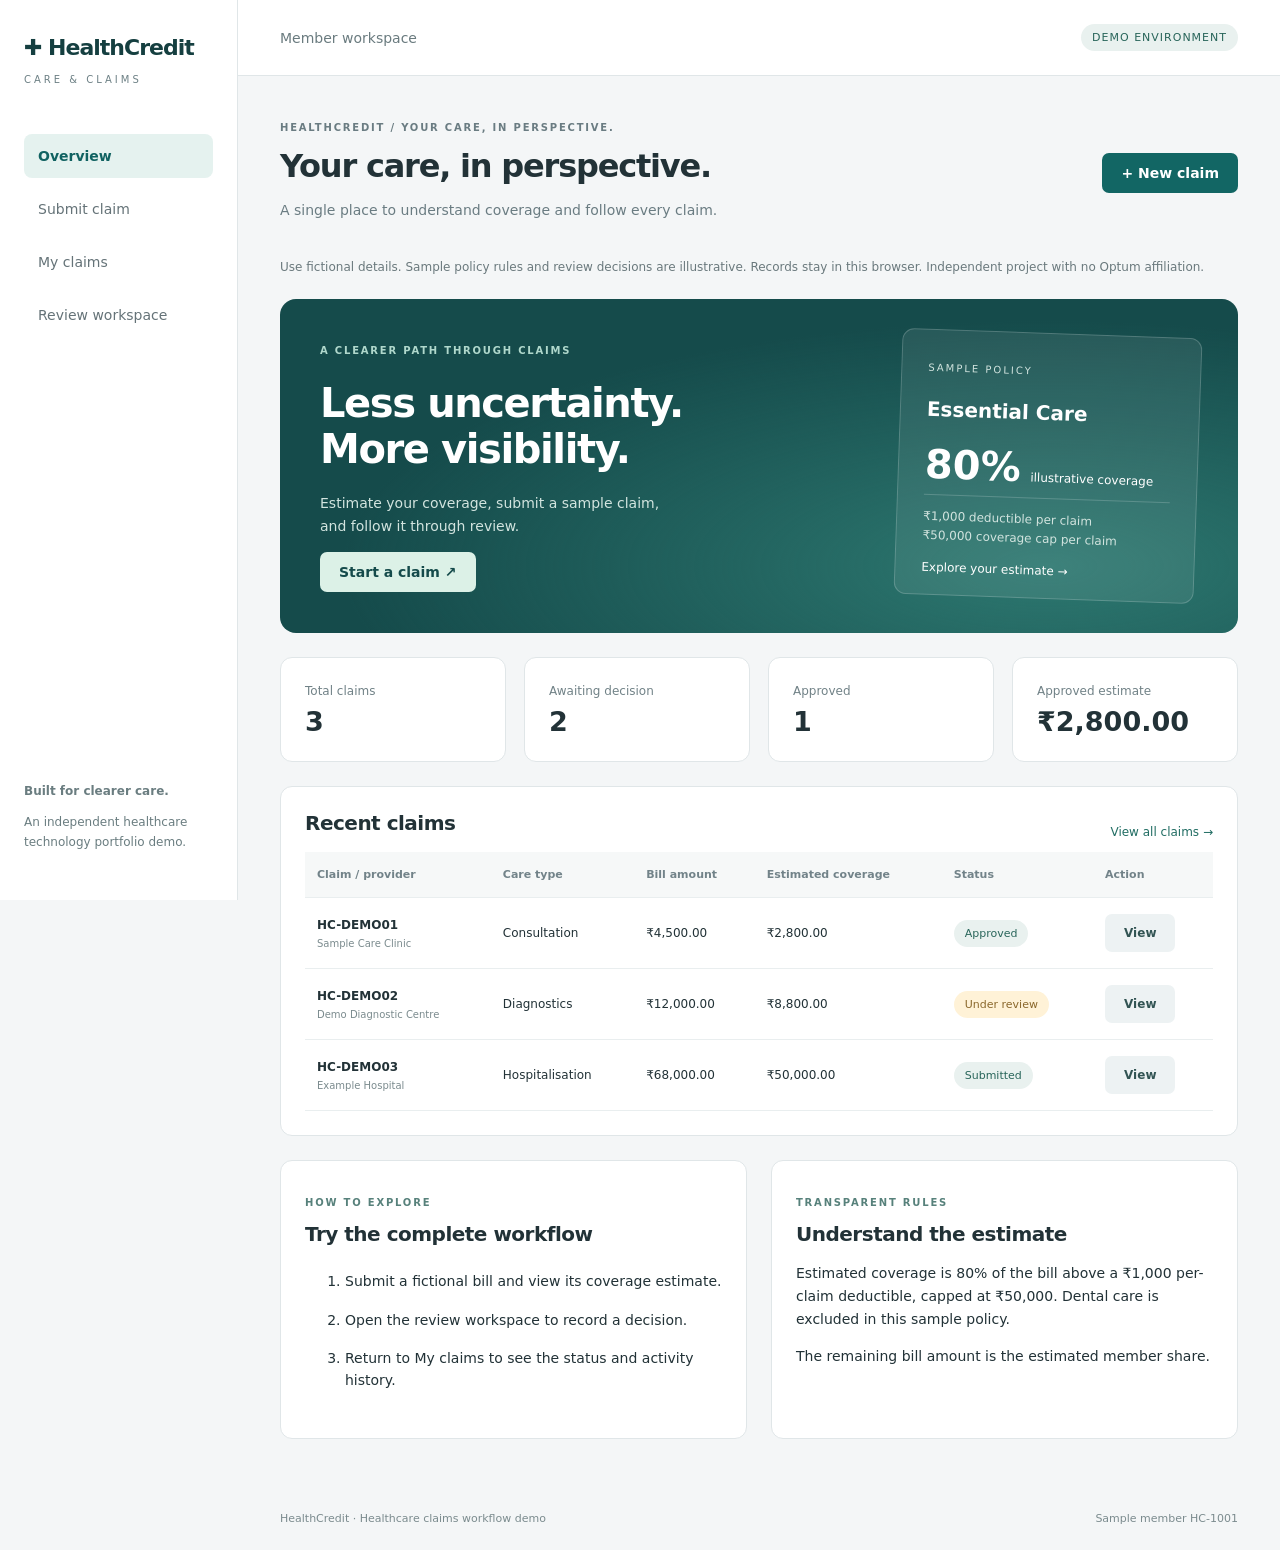
<file: index.html>
<!doctype html><html lang="en"><head><meta charset="utf-8"><meta name="viewport" content="width=device-width,initial-scale=1"><title>Your care, in perspective. | HealthCredit</title><link rel="stylesheet" href="./style.css"><script src="./app.js" defer></script></head><body><aside class="sidebar"><a class="brand" href="./index.html">✚ HealthCredit</a><p class="brand-sub">CARE & CLAIMS</p><nav><a href="./index.html" aria-current="page">Overview</a><a href="./application.html" >Submit claim</a><a href="./claims.html" >My claims</a><a href="./admin.html" >Review workspace</a></nav><div class="sidebar-note"><strong>Built for clearer care.</strong><p>An independent healthcare technology portfolio demo.</p></div></aside><div class="workspace"><header><span>Member workspace</span><span class="pill">DEMO ENVIRONMENT</span></header><main><div class="heading"><div><p class="eyebrow">HEALTHCREDIT / YOUR CARE, IN PERSPECTIVE.</p><h1>Your care, in perspective.</h1><p>A single place to understand coverage and follow every claim.</p></div><a class="button" href="./application.html">+ New claim</a></div><p class="notice">Use fictional details. Sample policy rules and review decisions are illustrative. Records stay in this browser. Independent project with no Optum affiliation.</p><section class="banner"><div><p class="eyebrow">A CLEARER PATH THROUGH CLAIMS</p><h2>Less uncertainty.<br>More visibility.</h2><p>Estimate your coverage, submit a sample claim,<br>and follow it through review.</p><a class="button light" href="./application.html">Start a claim ↗</a></div><div class="policy-card"><p>SAMPLE POLICY</p><h3>Essential Care</h3><div><strong>80%</strong><span>illustrative coverage</span></div><hr><p>₹1,000 deductible per claim<br>₹50,000 coverage cap per claim</p><a href="./application.html">Explore your estimate →</a></div></section><section class="metrics" id="metrics"></section><section class="panel"><div class="section-head"><h2>Recent claims</h2><a href="./claims.html">View all claims →</a></div><div class="table-wrap"><table><thead><tr><th>Claim / provider</th><th>Care type</th><th>Bill amount</th><th>Estimated coverage</th><th>Status</th><th>Action</th></tr></thead><tbody id="rows"></tbody></table></div><p id="empty" hidden>No claims match your search.</p><dialog id="detail"><button id="close" class="secondary">Close</button><div id="detail-content"></div></dialog></section><section class="two"><article class="panel"><p class="eyebrow">HOW TO EXPLORE</p><h2>Try the complete workflow</h2><ol><li>Submit a fictional bill and view its coverage estimate.</li><li>Open the review workspace to record a decision.</li><li>Return to My claims to see the status and activity history.</li></ol></article><article class="panel"><p class="eyebrow">TRANSPARENT RULES</p><h2>Understand the estimate</h2><p>Estimated coverage is 80% of the bill above a ₹1,000 per-claim deductible, capped at ₹50,000. Dental care is excluded in this sample policy.</p><p>The remaining bill amount is the estimated member share.</p></article></section><p id="feedback" role="status"></p></main><footer>HealthCredit · Healthcare claims workflow demo <span>Sample member HC-1001</span></footer></div></body></html>
</file>
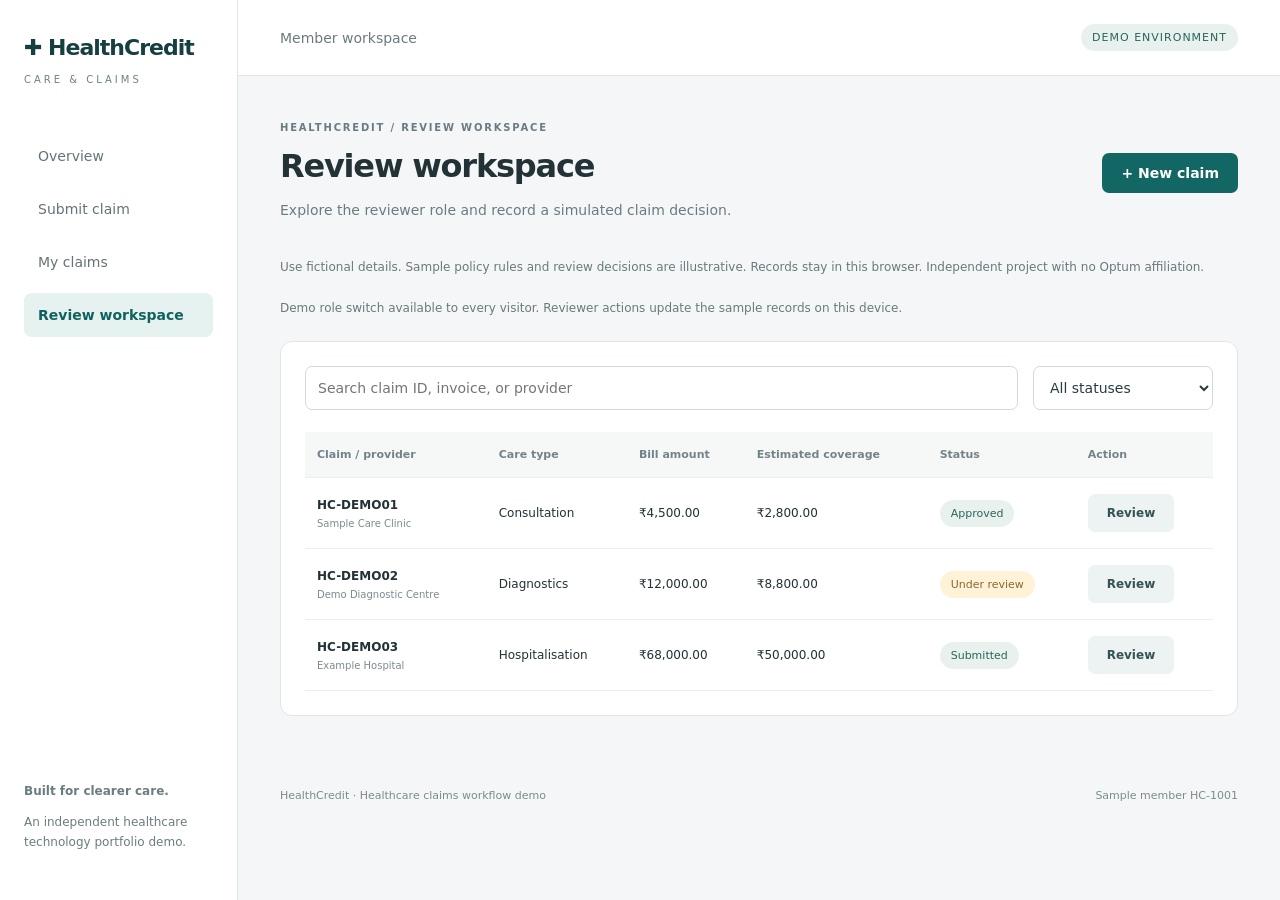
<file: admin.html>
<!doctype html><html lang="en"><head><meta charset="utf-8"><meta name="viewport" content="width=device-width,initial-scale=1"><title>Review workspace | HealthCredit</title><link rel="stylesheet" href="./style.css"><script src="./app.js" defer></script></head><body><aside class="sidebar"><a class="brand" href="./index.html">✚ HealthCredit</a><p class="brand-sub">CARE & CLAIMS</p><nav><a href="./index.html" >Overview</a><a href="./application.html" >Submit claim</a><a href="./claims.html" >My claims</a><a href="./admin.html" aria-current="page">Review workspace</a></nav><div class="sidebar-note"><strong>Built for clearer care.</strong><p>An independent healthcare technology portfolio demo.</p></div></aside><div class="workspace"><header><span>Member workspace</span><span class="pill">DEMO ENVIRONMENT</span></header><main><div class="heading"><div><p class="eyebrow">HEALTHCREDIT / REVIEW WORKSPACE</p><h1>Review workspace</h1><p>Explore the reviewer role and record a simulated claim decision.</p></div><a class="button" href="./application.html">+ New claim</a></div><p class="notice">Use fictional details. Sample policy rules and review decisions are illustrative. Records stay in this browser. Independent project with no Optum affiliation.</p><p class="notice">Demo role switch available to every visitor. Reviewer actions update the sample records on this device.</p><section class="panel"><div class="filters"><input id="search" aria-label="Search claims" placeholder="Search claim ID, invoice, or provider"><select id="filter" aria-label="Filter status"><option value="">All statuses</option><option>Submitted</option><option>Under review</option><option>Approved</option><option>Rejected</option></select></div><div class="table-wrap"><table><thead><tr><th>Claim / provider</th><th>Care type</th><th>Bill amount</th><th>Estimated coverage</th><th>Status</th><th>Action</th></tr></thead><tbody id="rows"></tbody></table></div><p id="empty" hidden>No claims match your search.</p><dialog id="detail"><button id="close" class="secondary">Close</button><div id="detail-content"></div></dialog></section><p id="feedback" role="status"></p></main><footer>HealthCredit · Healthcare claims workflow demo <span>Sample member HC-1001</span></footer></div></body></html>
</file>
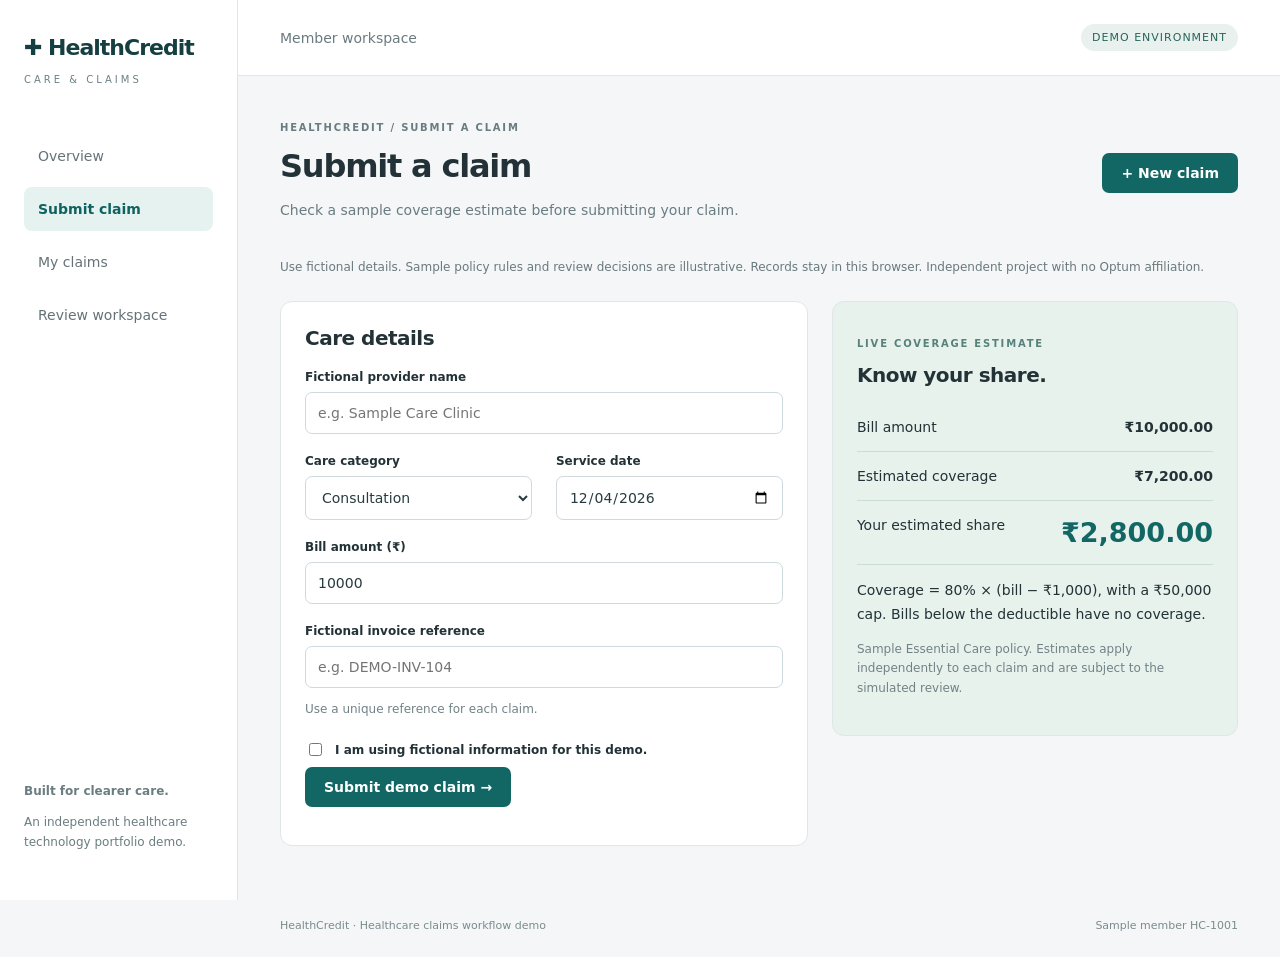
<file: application.html>
<!doctype html><html lang="en"><head><meta charset="utf-8"><meta name="viewport" content="width=device-width,initial-scale=1"><title>Submit a claim | HealthCredit</title><link rel="stylesheet" href="./style.css"><script src="./app.js" defer></script></head><body><aside class="sidebar"><a class="brand" href="./index.html">✚ HealthCredit</a><p class="brand-sub">CARE & CLAIMS</p><nav><a href="./index.html" >Overview</a><a href="./application.html" aria-current="page">Submit claim</a><a href="./claims.html" >My claims</a><a href="./admin.html" >Review workspace</a></nav><div class="sidebar-note"><strong>Built for clearer care.</strong><p>An independent healthcare technology portfolio demo.</p></div></aside><div class="workspace"><header><span>Member workspace</span><span class="pill">DEMO ENVIRONMENT</span></header><main><div class="heading"><div><p class="eyebrow">HEALTHCREDIT / SUBMIT A CLAIM</p><h1>Submit a claim</h1><p>Check a sample coverage estimate before submitting your claim.</p></div><a class="button" href="./application.html">+ New claim</a></div><p class="notice">Use fictional details. Sample policy rules and review decisions are illustrative. Records stay in this browser. Independent project with no Optum affiliation.</p><section class="two form-layout"><form class="panel" id="claim-form"><h2>Care details</h2><label for="provider">Fictional provider name</label><input id="provider" required maxlength="80" placeholder="e.g. Sample Care Clinic"><div class="two"><div><label for="care">Care category</label><select id="care"><option>Consultation</option><option>Diagnostics</option><option>Hospitalisation</option><option>Dental care</option></select></div><div><label for="date">Service date</label><input id="date" type="date" required></div></div><label for="bill">Bill amount (₹)</label><input id="bill" type="number" min="1" max="1000000" step="0.01" value="10000" required><label for="reference">Fictional invoice reference</label><input id="reference" required maxlength="50" placeholder="e.g. DEMO-INV-104"><p class="muted">Use a unique reference for each claim.</p><label class="check"><input type="checkbox" required> I am using fictional information for this demo.</label><button class="button" type="submit">Submit demo claim →</button><p id="form-message" role="status"></p></form><aside class="panel estimate"><p class="eyebrow">LIVE COVERAGE ESTIMATE</p><h2>Know your share.</h2><div id="estimate" aria-live="polite"></div><p class="muted">Sample Essential Care policy. Estimates apply independently to each claim and are subject to the simulated review.</p></aside></section><p id="feedback" role="status"></p></main><footer>HealthCredit · Healthcare claims workflow demo <span>Sample member HC-1001</span></footer></div></body></html>
</file>
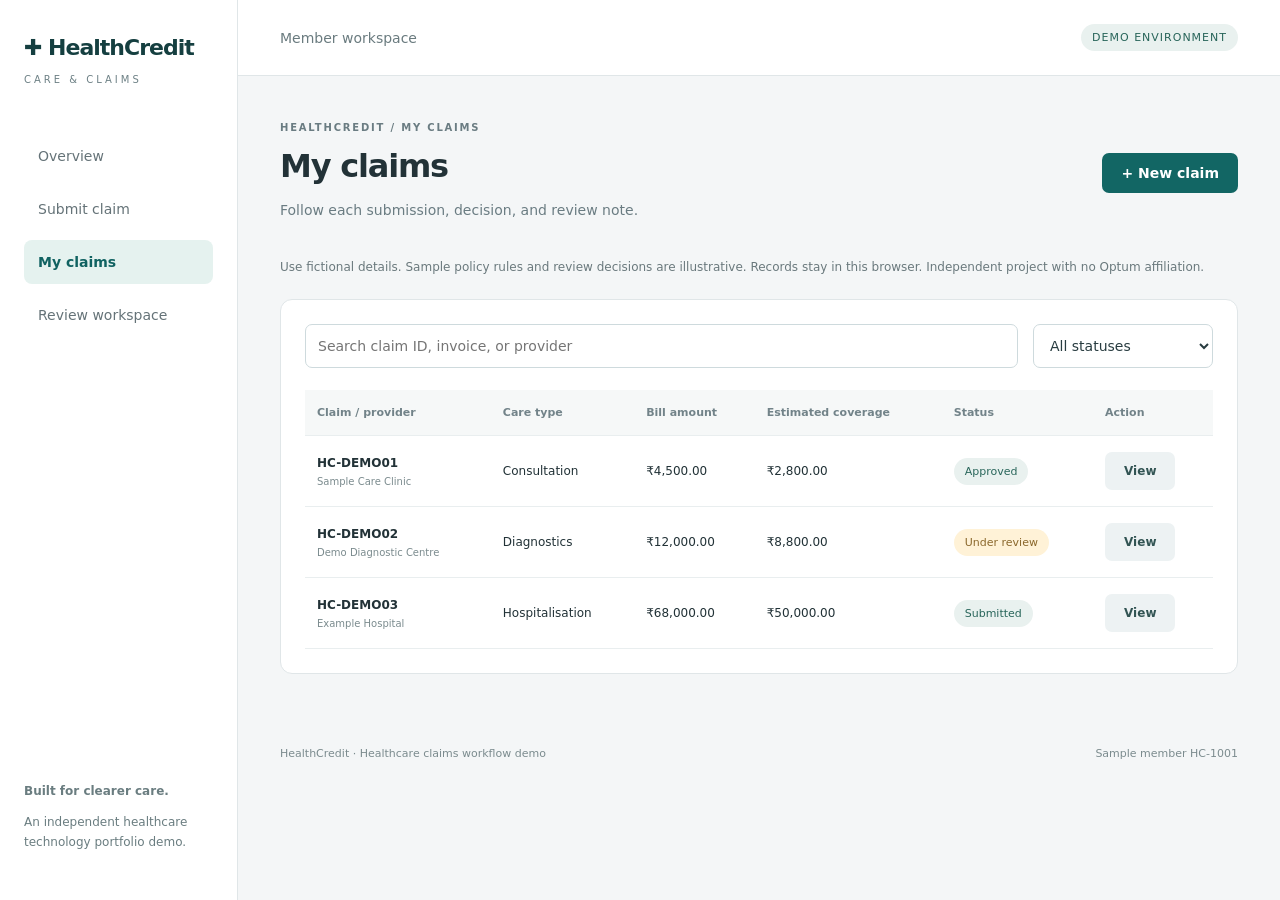
<file: claims.html>
<!doctype html><html lang="en"><head><meta charset="utf-8"><meta name="viewport" content="width=device-width,initial-scale=1"><title>My claims | HealthCredit</title><link rel="stylesheet" href="./style.css"><script src="./app.js" defer></script></head><body><aside class="sidebar"><a class="brand" href="./index.html">✚ HealthCredit</a><p class="brand-sub">CARE & CLAIMS</p><nav><a href="./index.html" >Overview</a><a href="./application.html" >Submit claim</a><a href="./claims.html" aria-current="page">My claims</a><a href="./admin.html" >Review workspace</a></nav><div class="sidebar-note"><strong>Built for clearer care.</strong><p>An independent healthcare technology portfolio demo.</p></div></aside><div class="workspace"><header><span>Member workspace</span><span class="pill">DEMO ENVIRONMENT</span></header><main><div class="heading"><div><p class="eyebrow">HEALTHCREDIT / MY CLAIMS</p><h1>My claims</h1><p>Follow each submission, decision, and review note.</p></div><a class="button" href="./application.html">+ New claim</a></div><p class="notice">Use fictional details. Sample policy rules and review decisions are illustrative. Records stay in this browser. Independent project with no Optum affiliation.</p><section class="panel"><div class="filters"><input id="search" aria-label="Search claims" placeholder="Search claim ID, invoice, or provider"><select id="filter" aria-label="Filter status"><option value="">All statuses</option><option>Submitted</option><option>Under review</option><option>Approved</option><option>Rejected</option></select></div><div class="table-wrap"><table><thead><tr><th>Claim / provider</th><th>Care type</th><th>Bill amount</th><th>Estimated coverage</th><th>Status</th><th>Action</th></tr></thead><tbody id="rows"></tbody></table></div><p id="empty" hidden>No claims match your search.</p><dialog id="detail"><button id="close" class="secondary">Close</button><div id="detail-content"></div></dialog></section><p id="feedback" role="status"></p></main><footer>HealthCredit · Healthcare claims workflow demo <span>Sample member HC-1001</span></footer></div></body></html>
</file>
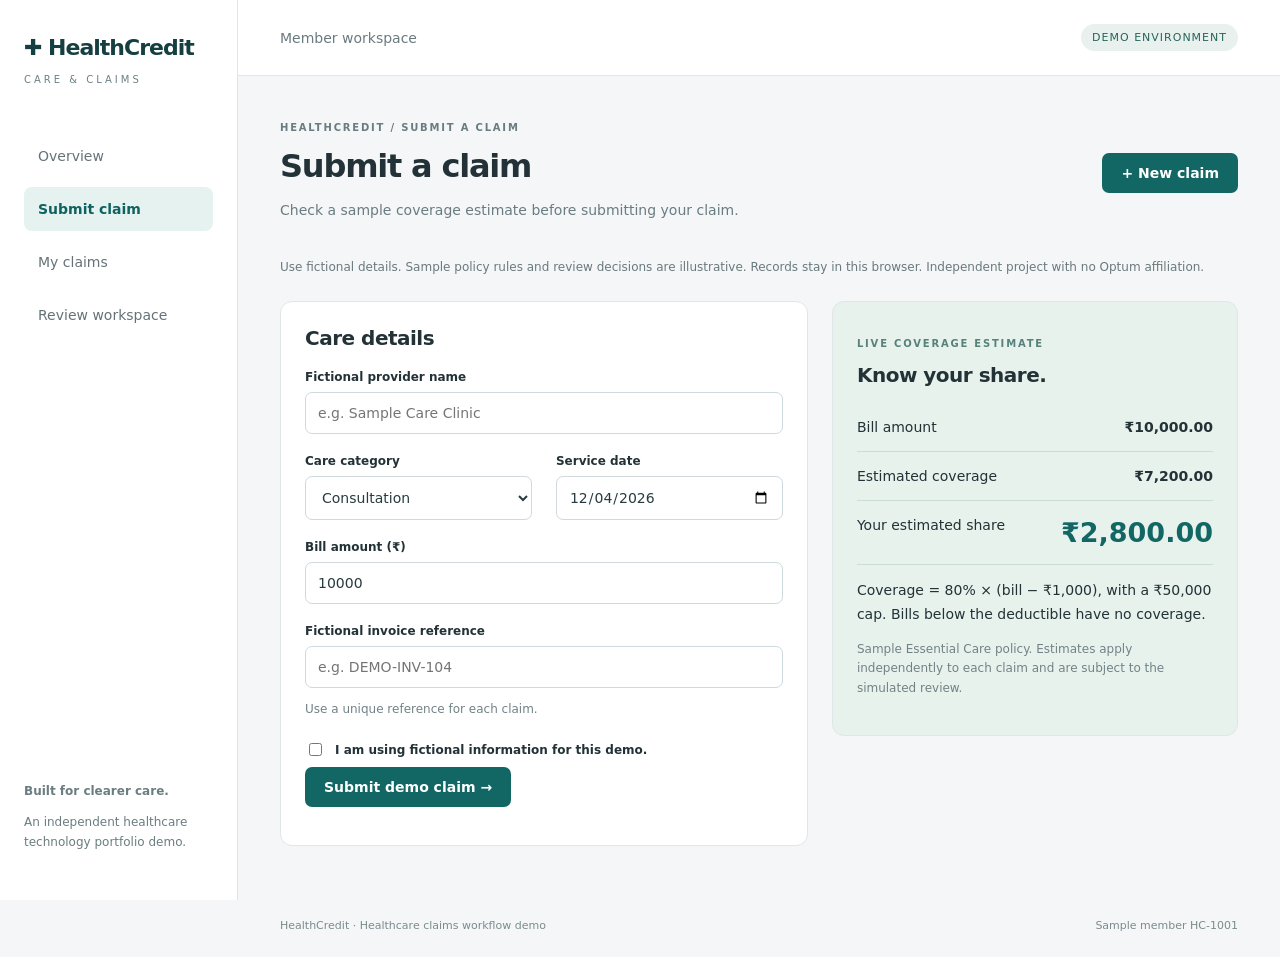
<file: planner.html>
<!doctype html><html><head><meta http-equiv="refresh" content="0;url=./application.html"><title>Coverage estimate</title></head><body><a href="./application.html">Open coverage estimator</a></body></html>
</file>
<file: style.css>
*{box-sizing:border-box}body{margin:0;font-family:Inter,system-ui,sans-serif;color:#223237;background:#f4f6f7;font-size:14px}a{color:inherit;text-decoration:none}button,input,select,textarea{font:inherit}button,a,input,select,summary{outline-offset:4px}.sidebar{width:238px;background:#fff;border-right:1px solid #e0e6e8;position:fixed;height:100vh;padding:35px 24px;display:flex;flex-direction:column}.brand{font-size:22px;font-weight:800;color:#153f40;letter-spacing:-1px}.brand-sub{font-size:10px;letter-spacing:3px;margin:12px 0 45px;color:#6d8085}nav{display:grid;gap:9px}nav a{padding:14px;border-radius:8px;color:#657378}nav a:hover,nav [aria-current]{color:#106261;background:#e5f2ef;font-weight:650}.sidebar-note{margin-top:auto;font-size:12px;line-height:1.6;color:#6a7d80}.workspace{margin-left:238px}header{height:76px;border-bottom:1px solid #e0e6e8;background:white;display:flex;align-items:center;justify-content:space-between;padding:0 42px;color:#6a7b7f}.pill,.status{font-size:11px;border-radius:30px;background:#e9f1ef;color:#28655a;padding:7px 11px;white-space:nowrap}.pill{letter-spacing:1px}main{padding:34px 42px;max-width:1600px;margin:auto}.heading,.section-head{display:flex;align-items:center;justify-content:space-between;gap:15px}.eyebrow{font-size:10px;font-weight:750;letter-spacing:1.8px;color:#57817b}h1{font-size:32px;letter-spacing:-1.2px;margin:10px 0}h2{font-size:20px;letter-spacing:-.5px}h3{font-size:20px}p{line-height:1.65}.heading p{color:#6a7c82}.button,.secondary{border:0;border-radius:7px;background:#126664;color:white;padding:12px 19px;font-weight:650;cursor:pointer;display:inline-block}.button:hover{background:#0c4e4d}.secondary{background:#edf2f3;color:#325453}.notice{font-size:12px;color:#6a797d;margin:22px 0}.banner{background:#154b4b;color:#fff;border-radius:16px;padding:34px 40px;display:flex;justify-content:space-between;gap:30px;background:radial-gradient(ellipse at 80% 80%,#2d7870,transparent 65%),#154b4b}.banner .eyebrow{color:#b0d8cc}.banner h2{font-size:40px;letter-spacing:-1.4px;line-height:1.15;margin:20px 0}.banner p{color:#d2e4df}.light{background:#dcf1e7;color:#154b4b}.policy-card{background:#ffffff14;border:1px solid #ffffff30;border-radius:12px;padding:20px 26px;width:300px;align-self:center;transform:rotate(2deg)}.policy-card>p:first-child{font-size:10px;letter-spacing:2px}.policy-card strong{font-size:40px;margin-right:10px}.policy-card span{font-size:12px}.policy-card hr{border:0;border-top:1px solid #ffffff30}.policy-card p{font-size:12px}.policy-card a{font-size:12px}.metrics{display:grid;grid-template-columns:repeat(4,1fr);gap:18px;margin:24px 0}.metric,.panel{background:white;border:1px solid #e0e6e8;border-radius:12px;padding:24px}.metric span{color:#718287;font-size:12px}.metric strong{font-size:27px;display:block;margin-top:8px}.two{display:grid;grid-template-columns:1fr 1fr;gap:24px;margin-top:24px}.two .two{margin:0}.panel h2{margin-top:0}.section-head a{color:#216d63;font-size:12px}.table-wrap{overflow:auto}table{border-collapse:collapse;width:100%;text-align:left;white-space:nowrap}th{font-size:11px;color:#728389;font-weight:550;background:#f6f8f8}td,th{padding:16px 12px;border-bottom:1px solid #e9eeef}td{font-size:12px}td small{display:block;color:#7b8b8e;margin-top:6px}.status[data-status="Rejected"]{background:#fbe9e6;color:#a44430}.status[data-status="Under review"]{background:#fff2d7;color:#8a672b}.filters{display:flex;gap:15px;margin-bottom:22px}.filters input{flex:1}.filters select{width:180px}input,select,textarea{width:100%;padding:12px;border:1px solid #cedadd;border-radius:7px;background:#fff;color:#283c40}label{display:block;margin:20px 0 8px;font-weight:600;font-size:12px}.check{display:flex;gap:10px;align-items:center;line-height:1.5}.check input{width:auto}.muted{font-size:12px;color:#718286}.estimate{background:#e8f2ed;align-self:start}.estimate dl div{display:flex;justify-content:space-between;gap:15px;padding:16px 0;border-bottom:1px solid #cbded5}.estimate dd{margin:0;font-weight:700}.estimate .large{font-size:27px;color:#126664}.form-layout{grid-template-columns:1.3fr 1fr}li{padding:8px 0;line-height:1.6}footer{padding:25px 42px;color:#7b8b8e;font-size:11px;display:flex;justify-content:space-between}dialog{border:1px solid #d8e2e0;border-radius:14px;max-width:600px;width:calc(100% - 30px);padding:26px}dialog::backdrop{background:#163a3b70}#close{float:right}#detail-content{clear:both;padding-top:20px}#detail-content p{overflow-wrap:anywhere}.actions{display:flex;gap:8px;flex-wrap:wrap;margin-top:18px}.actions button{font-size:12px}.timeline{padding-left:20px}#feedback,#form-message{color:#805126}a:focus-visible,button:focus-visible{outline:3px solid #6aada2}@media(max-width:1000px){.sidebar{width:190px;padding:25px 16px}.workspace{margin-left:190px}main{padding:25px}.banner{padding:28px}.policy-card{width:250px}.metrics{grid-template-columns:1fr 1fr}.two{gap:16px}}@media(max-width:700px){.sidebar{position:static;width:100%;height:auto;padding:20px}.brand-sub,.sidebar-note{display:none}nav{display:flex;overflow:auto;margin-top:20px;gap:5px}nav a{white-space:nowrap;font-size:12px;padding:10px}.workspace{margin:0}header{padding:0 20px;height:55px}main{padding:20px}.heading{align-items:flex-start}.heading>.button{display:none}h1{font-size:27px}.banner{flex-direction:column}.policy-card{width:100%;transform:none}.banner h2{font-size:34px}.two,.form-layout{grid-template-columns:1fr}.metrics{gap:10px}.metric{padding:16px}.metric strong{font-size:22px}.filters{flex-direction:column}.filters select{width:100%}footer{padding:20px;display:block}footer span{display:block;margin-top:10px}}
</file>
